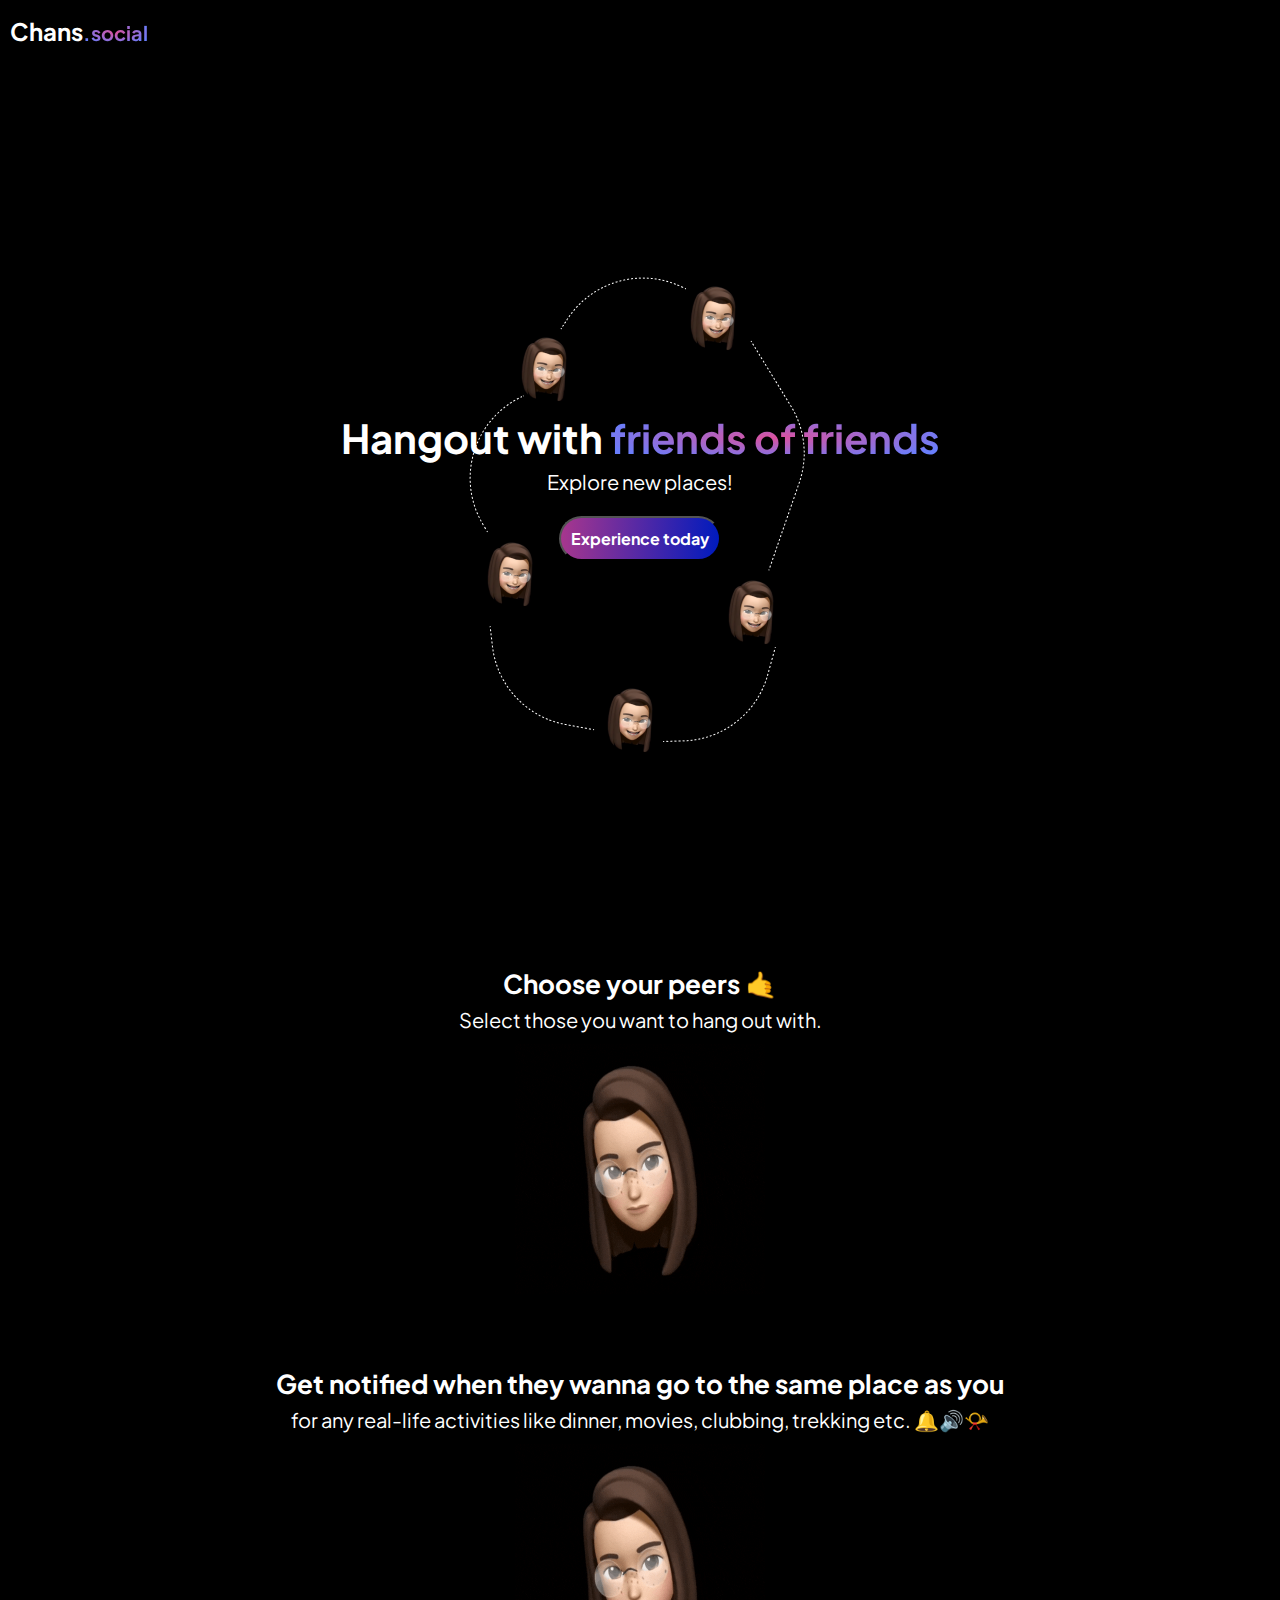
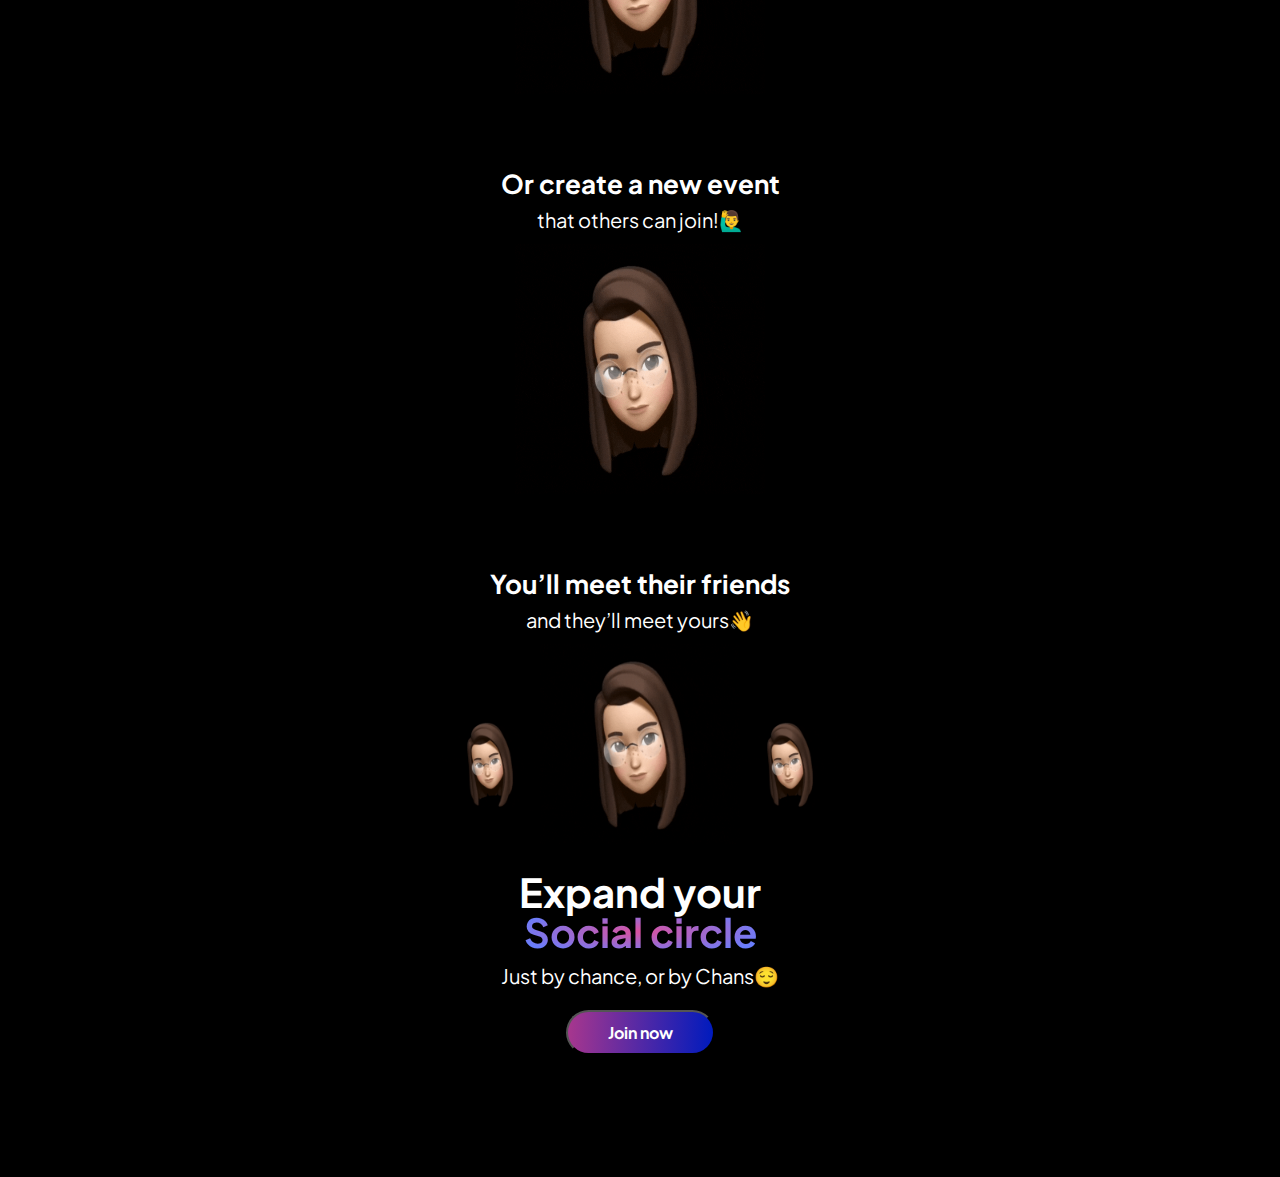
<file: index.html>
<!DOCTYPE html>
<html lang="en">
<head>
  <meta charset="UTF-8">
  <meta http-equiv="X-UA-Compatible" content="IE=edge">
  <meta name="viewport" content="width=device-width, initial-scale=1.0">
  <title>Document</title>
  <link rel="stylesheet" href="style.css">
</head>
<body>
  
<header>
  <h1>Chans<span>.social</span></h1>
</header>

<div class="container">
<div class="main">
  <div class="main-container">
  <h2>Hangout with <span class="friends">friends of friends</span></h2>
  <p>Explore new places!</p>
  <button>Experience today</button>
  </div>
</div>

<div class="s1">
  <h2>Choose your peers 🤙</h2>
  <p>Select those you want to hang out with.</p>
  <div class="emoji">
    <img src="girl_emoji.gif" alt="Girl in a jacket" width="250" height="250">
  </div>
</div>


<div class="s1">
  <h2>Get notified when they wanna go to the same place as you</h2>
  <p>for any real-life activities like dinner, movies, clubbing, trekking etc. 🔔🔊📯</p>
  <div class="emoji">
    <img src="girl_emoji.gif" alt="Girl in a jacket" width="250" height="250">
  </div>
</div>


<div class="s1">
  <h2>Or create a new event</h2>
  <p>that others can join!🙋‍♂️ </p>
  <div class="emoji">
    <img src="girl_emoji.gif" alt="Girl in a jacket" width="250" height="250">
  </div>
</div>


<div class="s1">
  <h2>You’ll meet their friends</h2>
  <p>and they’ll meet yours👋</p>
</div>
<div class="emoji_container">
  <div class="emoji_row">
    <img class="e1" src="girl_emoji.gif" alt="Girl in a jacket" width="100px" height="100px">
    <img class="e2" src="girl_emoji.gif" alt="Girl in a jacket" width="200px" height="200px">
    <img class="e3" src="girl_emoji.gif" alt="Girl in a jacket" width="100px" height="100px">
  </div>
</div>

<div class="main_1">
  <h2>Expand your <br><span class="friends">Social circle</span></h2>
  <p>Just by chance, or by Chans😌</p>
  <button>Join now</button>
</div>
  
</body>
</html>
</file>
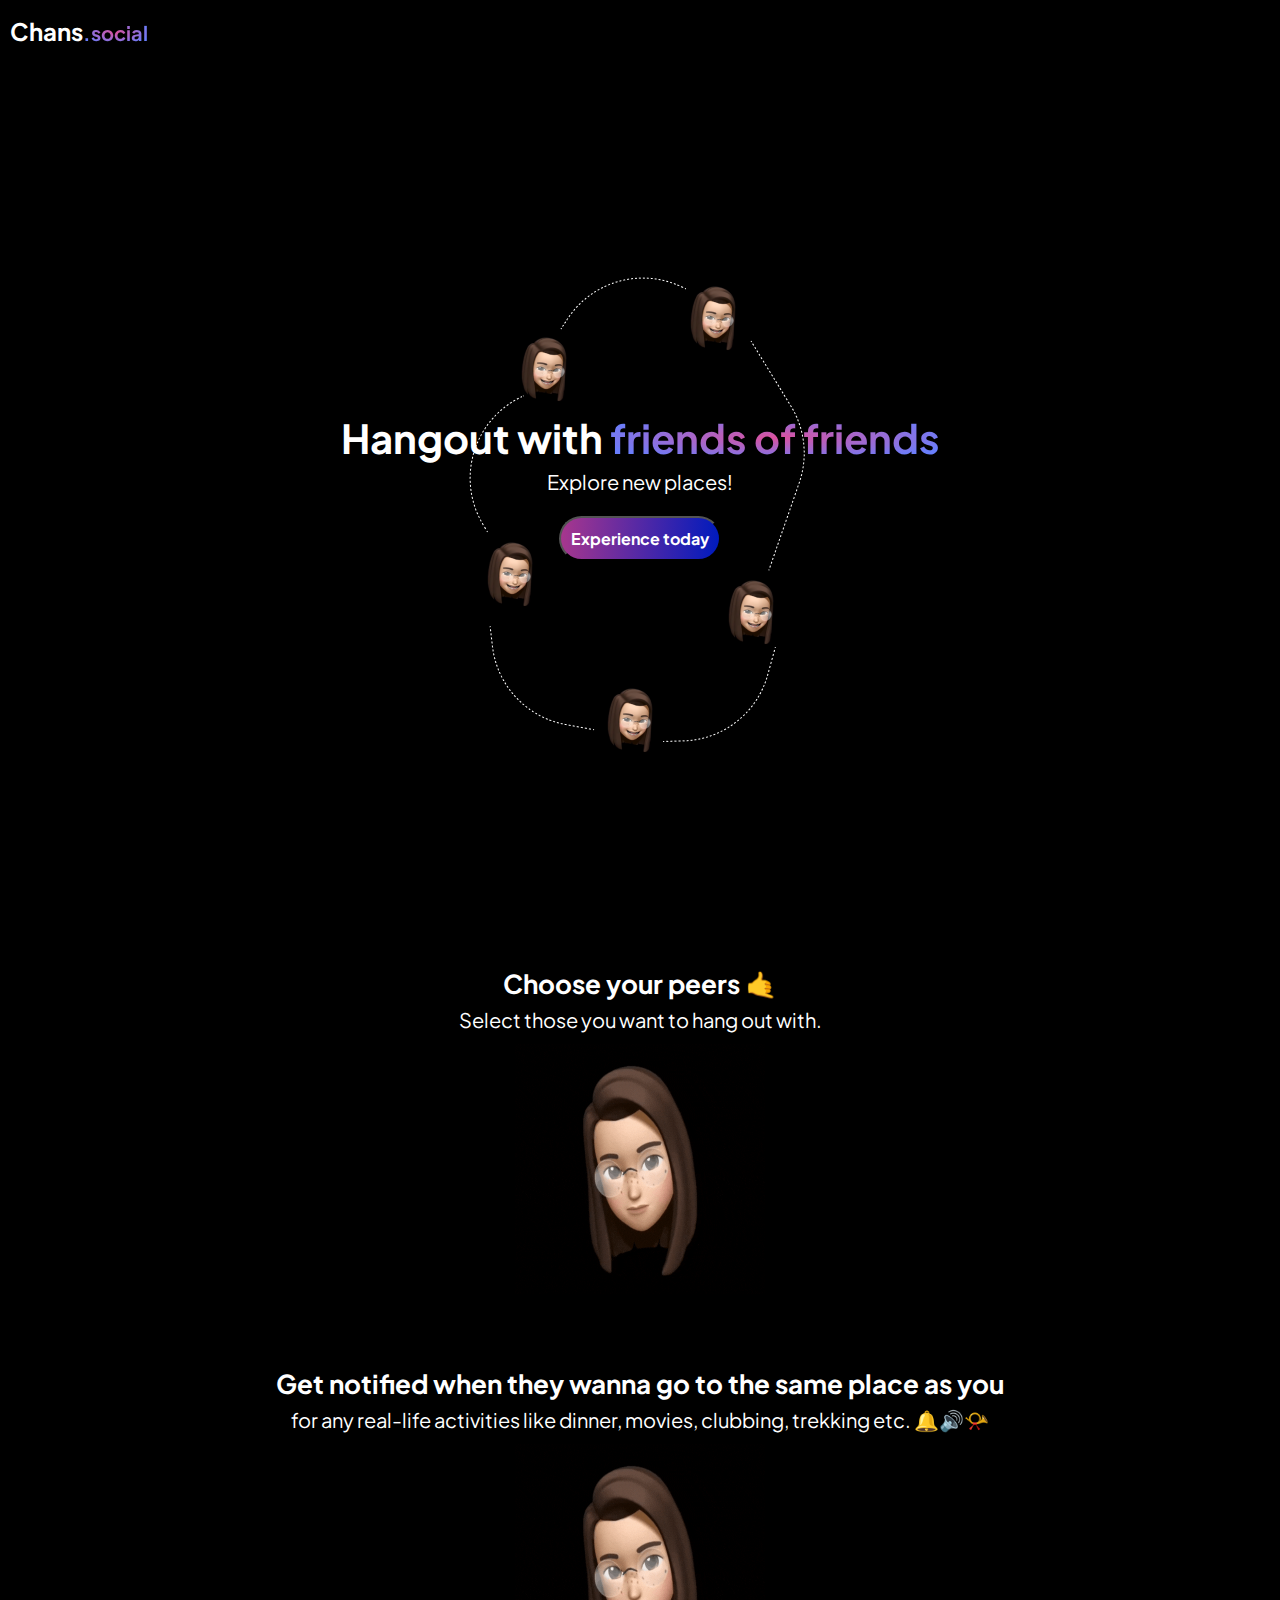
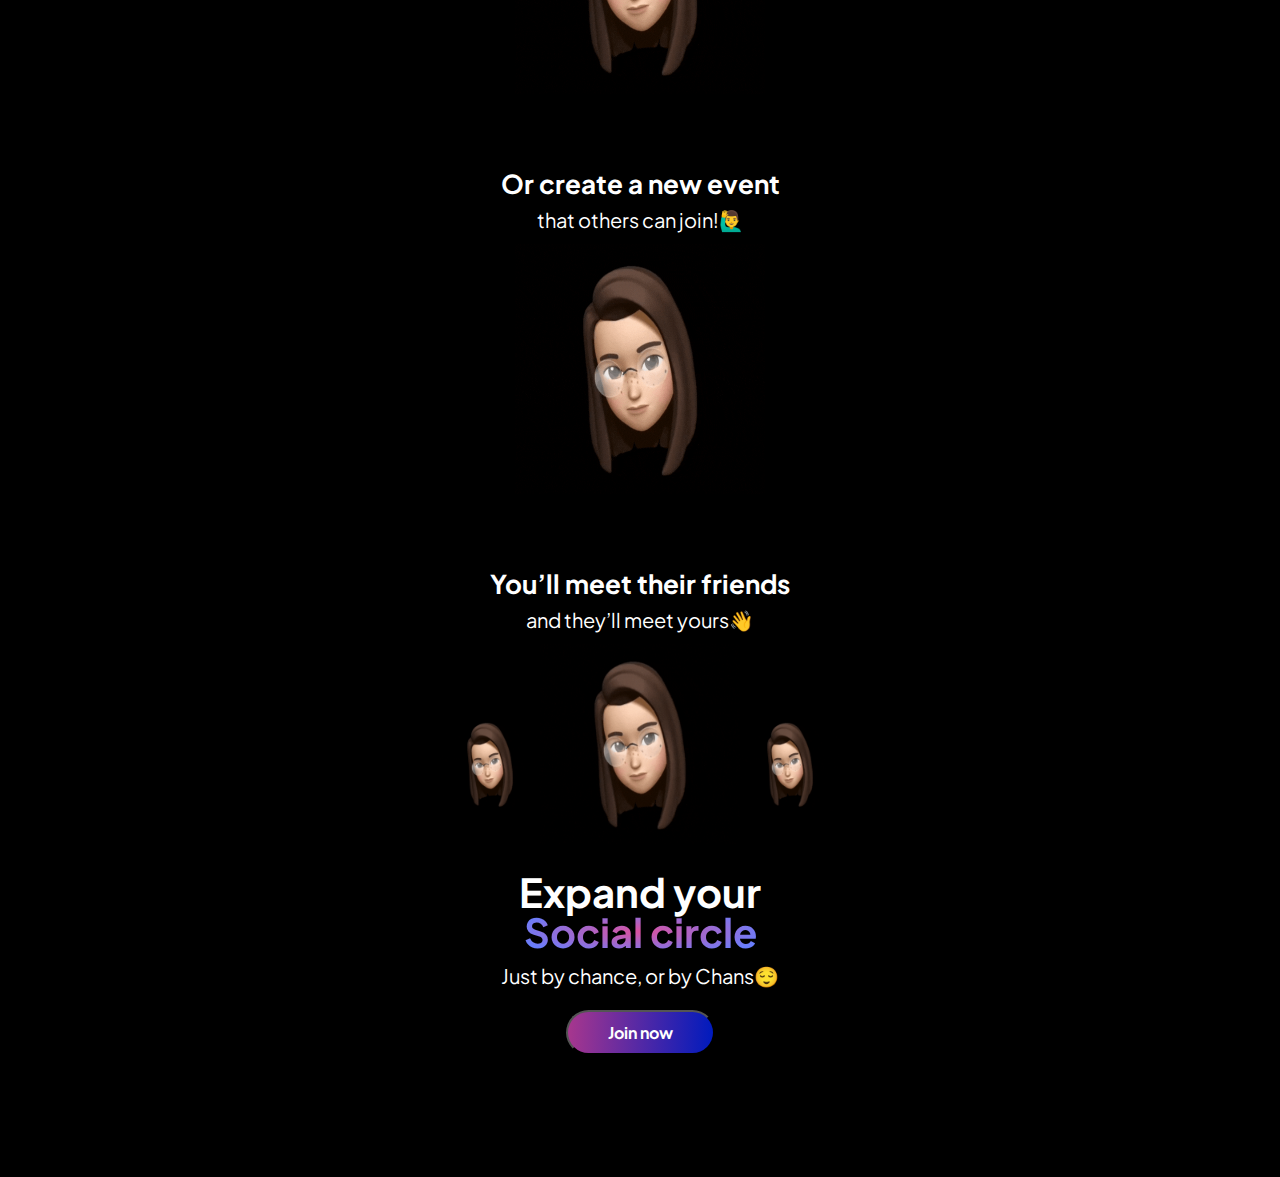
<file: l.html>
<!DOCTYPE html>
<html lang="en">
<head>
  <meta charset="UTF-8">
  <meta http-equiv="X-UA-Compatible" content="IE=edge">
  <meta name="viewport" content="width=device-width, initial-scale=1.0">
  <title>Document</title>
  <link rel="stylesheet" href="style.css">
</head>
<body>
  
<header>
  <h1>Chans<span>.social</span></h1>
</header>

<div class="container">
<div class="main">
  <div class="main-container">
  <h2>Hangout with <span class="friends">friends of friends</span></h2>
  <p>Explore new places!</p>
  <button>Experience today</button>
  </div>
</div>

<div class="s1">
  <h2>Choose your peers 🤙</h2>
  <p>Select those you want to hang out with.</p>
</div>

<div class="emoji">
  <img src="girl_emoji.gif" alt="Girl in a jacket" width="250" height="250">
</div>

<div class="s1">
  <h2>Get notified when they wanna go to the same place as you</h2>
  <p>for any real-life activities like dinner, movies, clubbing, trekking etc. 🔔🔊📯</p>
</div>

<div class="emoji">
  <img src="girl_emoji.gif" alt="Girl in a jacket" width="250" height="250">
</div>

<div class="s1">
  <h2>Or create a new event</h2>
  <p>that others can join!🙋‍♂️ </p>
</div>

<div class="emoji">
  <img src="girl_emoji.gif" alt="Girl in a jacket" width="250" height="250">
</div>

<div class="s1">
  <h2>You’ll meet their friends</h2>
  <p>and they’ll meet yours👋</p>
</div>
<div class="emoji_container">
  <div class="emoji_row">
    <img class="e1" src="girl_emoji.gif" alt="Girl in a jacket" width="100px" height="100px">
    <img class="e2" src="girl_emoji.gif" alt="Girl in a jacket" width="200px" height="200px">
    <img class="e3" src="girl_emoji.gif" alt="Girl in a jacket" width="100px" height="100px">
  </div>
</div>

<div class="main_1">
  <h2>Expand your <br><span class="friends">Social circle</span></h2>
  <p>Just by chance, or by Chans😌</p>
  <button>Join now</button>
</div>


  
</body>
</html>
</file>
<file: style.css>
@import url('https://fonts.googleapis.com/css2?family=Plus+Jakarta+Sans:wght@400;700&display=swap');

*
{
    margin: 0px;
    padding: 0px;
    margin-bottom: 14px;
}
body
{
    display: block;
    color: white;
    background-color: black;
    
}

.container
{
    text-align: center;
    align-content: center;
    
}

.main
{

    height: 60vh;
    background-image: url(/Group192.png) ;
    background-repeat: no-repeat;
    background-position: center;
    padding-top: 40vh;
}


.friends
{
font-family: 'Plus Jakarta Sans';
font-style: normal;
font-weight: 700;
font-size: 40px;
line-height: 25px;
background: radial-gradient(55.25% 50% at 50% 50%, #DB519E 0%, #697EFC 100%);
-webkit-background-clip: text;
-webkit-text-fill-color: transparent;
background-clip: text;
}

h1
{
    font-family: 'Plus Jakarta Sans';
    font-style: normal;
    font-weight: 700;
    font-size: 24px;
    line-height: 23px;
    margin-top: 20px;
    margin-left: 10px;
}
h1 span
{
    font-family: 'Plus Jakarta Sans';
font-style: normal;
font-weight: 700;
font-size: 20px;
line-height: 23px;
/* identical to box height */


background: radial-gradient(55.25% 50% at 50% 50%, #DB519E 0%, #697EFC 100%);
-webkit-background-clip: text;
-webkit-text-fill-color: transparent;
background-clip: text;

}
h2
{
    font-family: 'Plus Jakarta Sans';
font-style: normal;
font-weight: 700;
font-size: 40px;
line-height: 40px;
}

.s1 h2
{
    font-family: 'Plus Jakarta Sans';
font-style: normal;
font-weight: 700;
font-size: 26px;
line-height: 24px;
}

p
{
font-family: 'Plus Jakarta Sans';
font-style: normal;
font-size: 20px;
line-height: 20px;

}

button
{
    margin-top: 10px;
    background: linear-gradient(92.74deg, rgba(211, 69, 180, 0.79) 1%, rgba(0, 36, 255, 0.74) 99.44%);
    border-radius: 30px;
    color: white;
    font-family: 'Plus Jakarta Sans';
    font-style: normal;
    font-weight: 700;
    font-size: 16px;
    padding-top: 10px;
    padding-bottom: 10px;
    padding-left: 10px;
    padding-right: 10px;

}

.emoji
{
    margin-bottom: 60px;
}

.main_1
{
    font-size: 40px;
    margin-bottom: 80px;
}

.main_1 button
{
    padding-left: 40px;
    padding-right: 40px;
}



.emoji_row
{
    display: flex;
    align-items: center;
    text-align: center;
    margin-left: calc(50vw - 200px)
}

.e1
{
    margin-top: 40px;
}

.e3
{
    margin-top: 40px;
}

.emoji_container
{
position: relative;

}



/* width */
::-webkit-scrollbar {
    width: 5px;
  }
  
  /* Track */
  ::-webkit-scrollbar-track {
    background: #000000;
  }
  
  /* Handle */
  ::-webkit-scrollbar-thumb {
    background: rgba(211, 69, 180, 0.79);
  }
  
  /* Handle on hover */
  ::-webkit-scrollbar-thumb:hover {
    background: #000000;
  }
</file>
